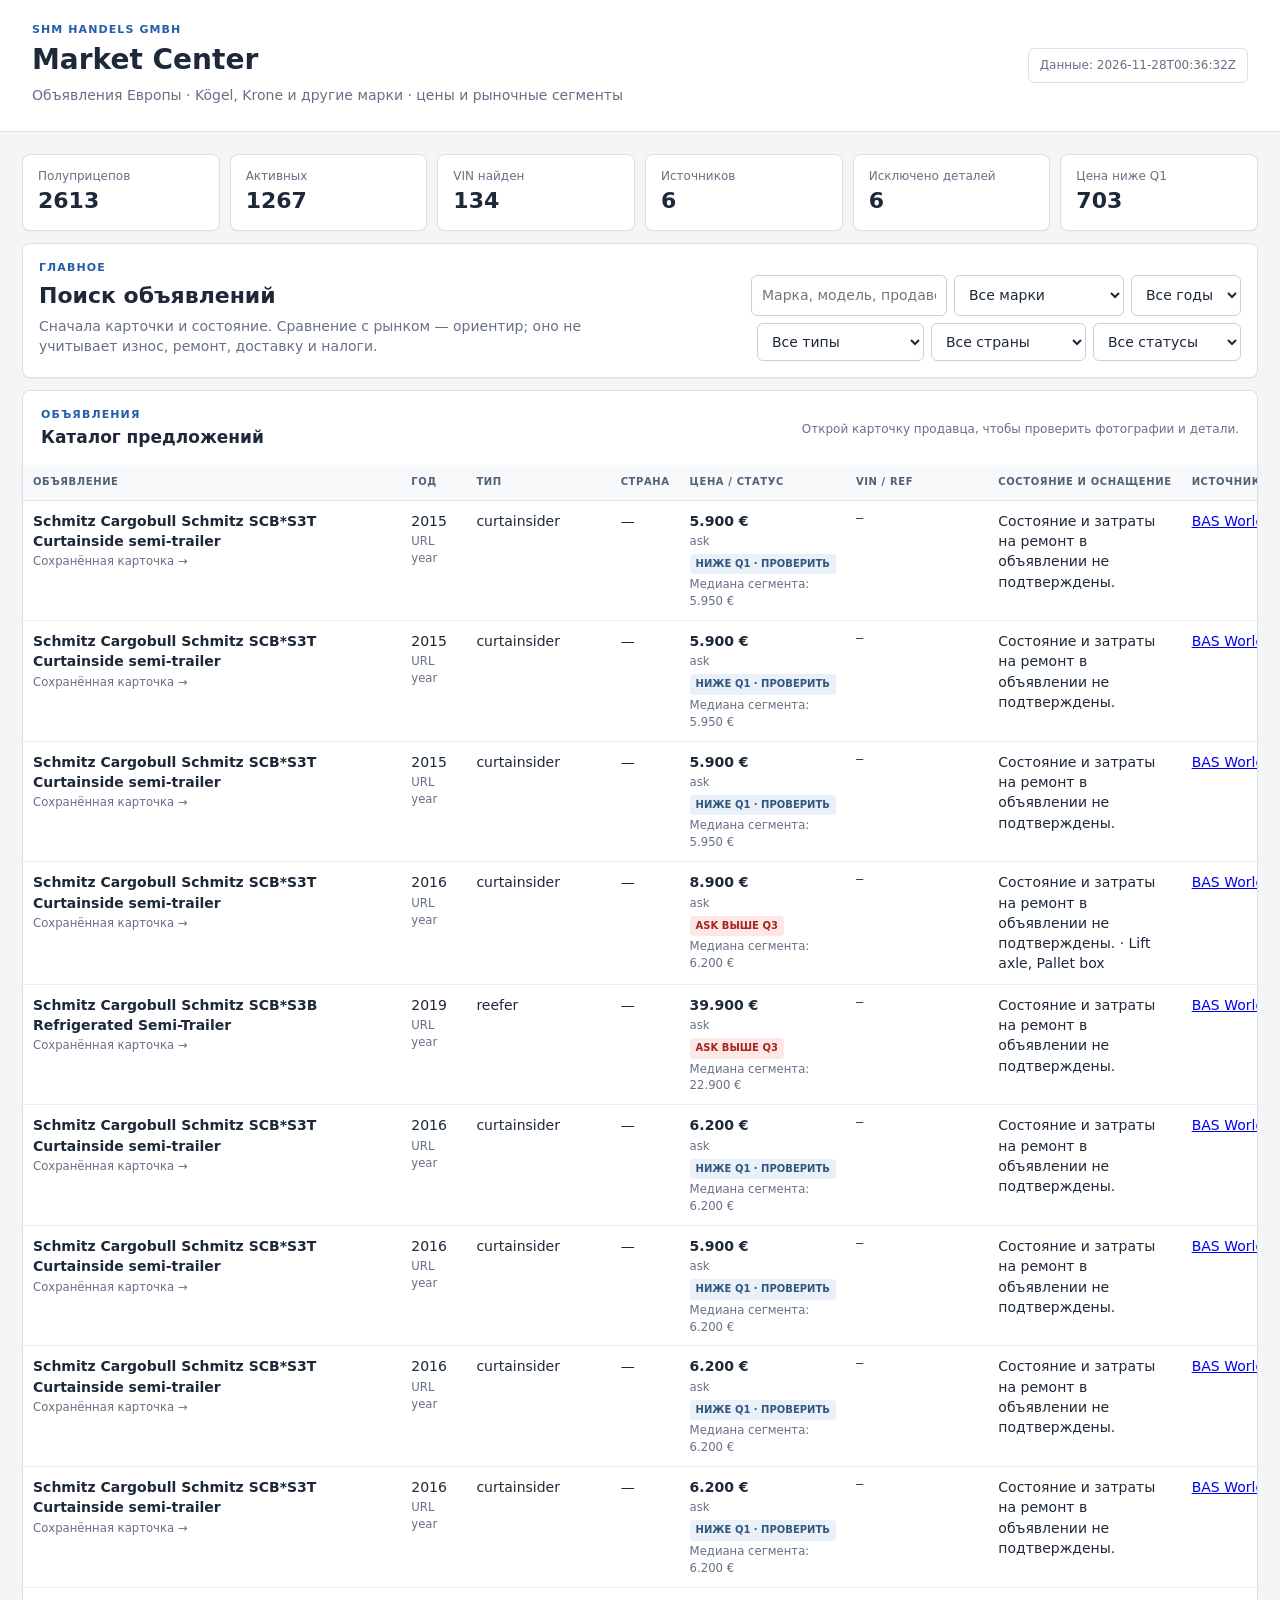
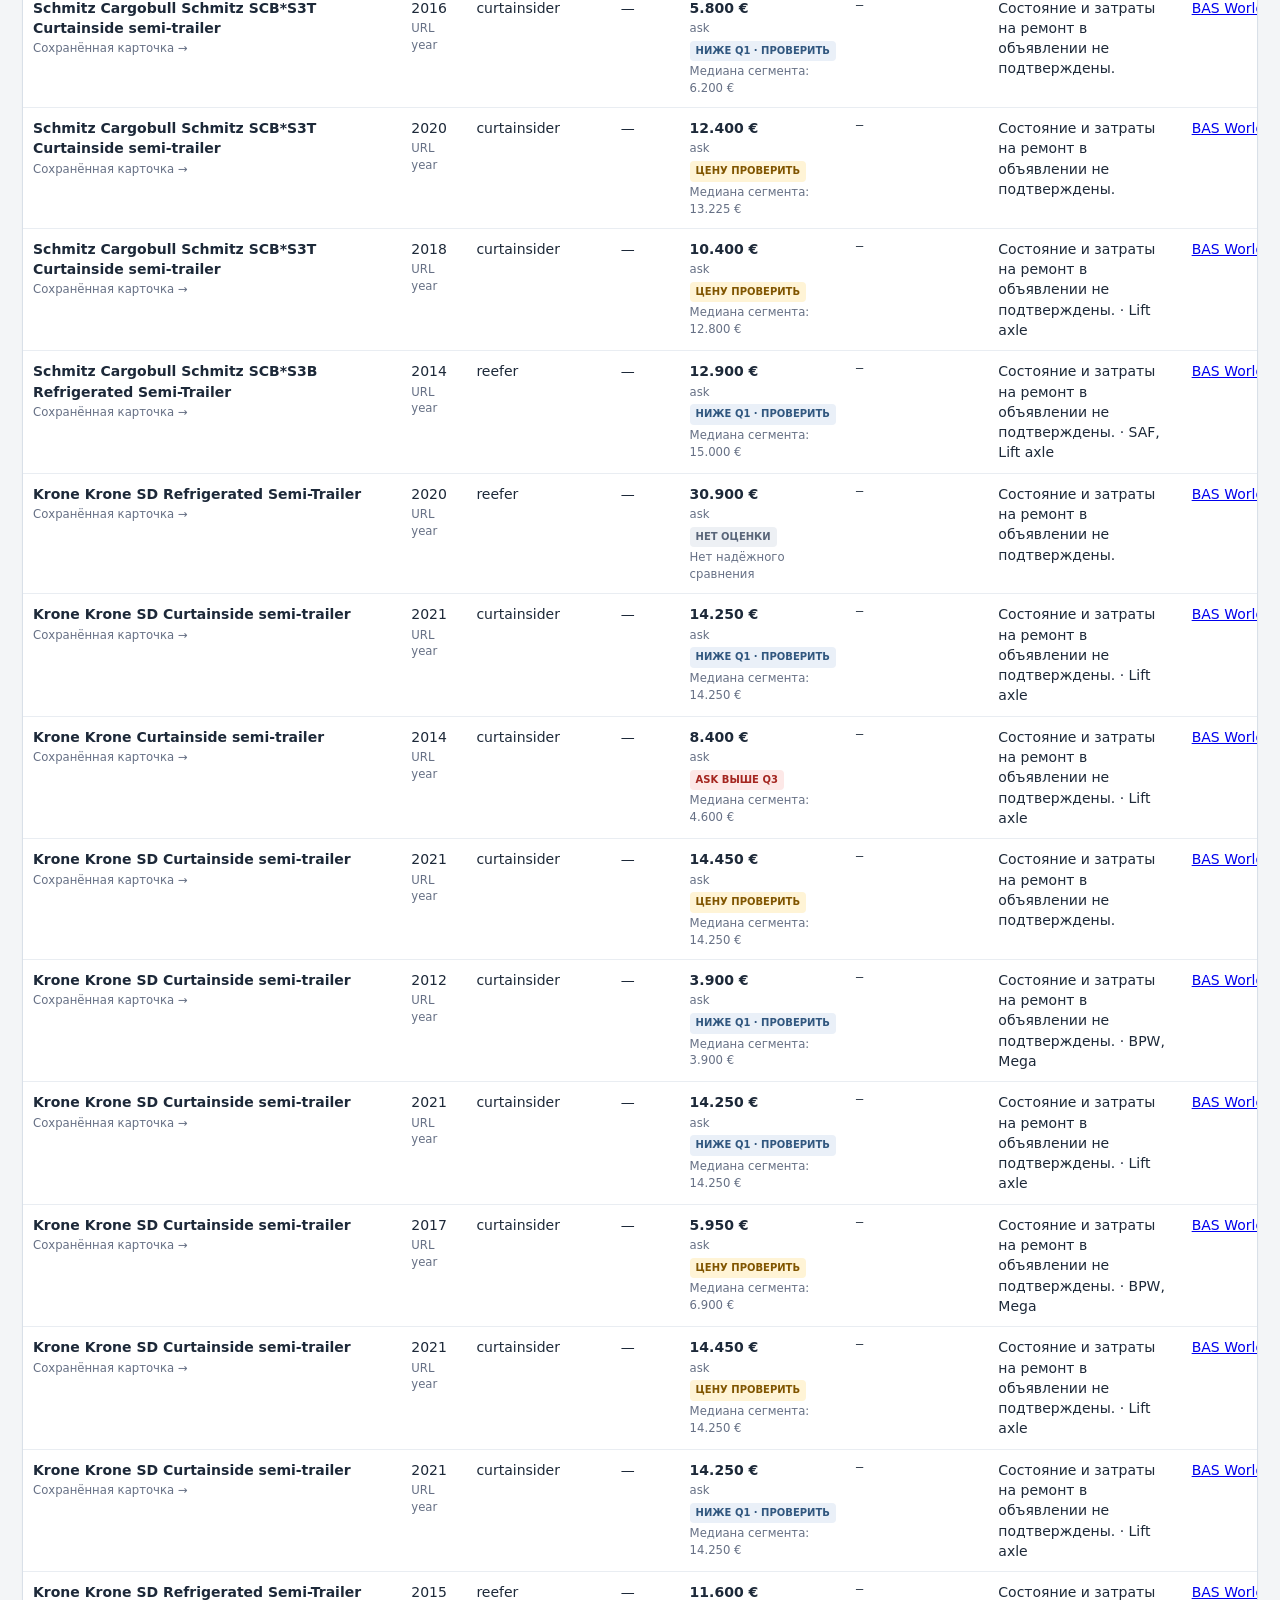
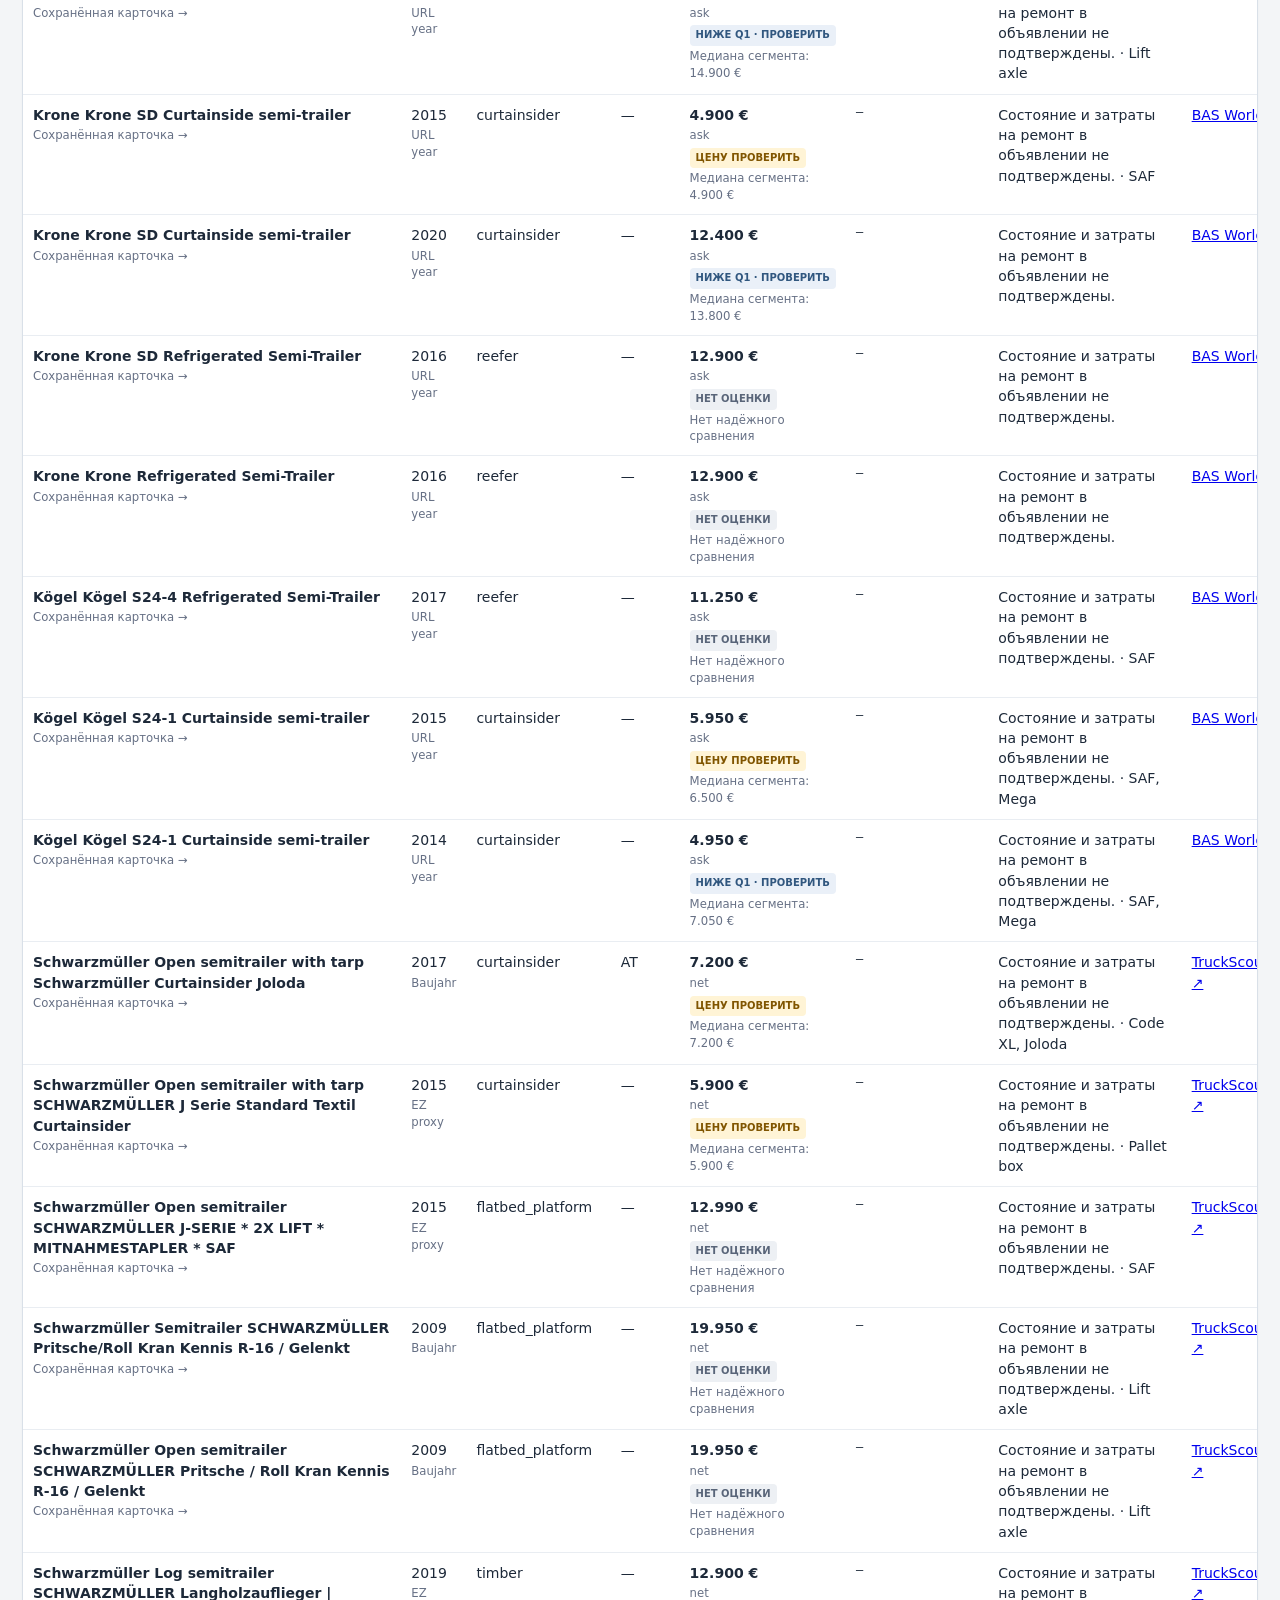
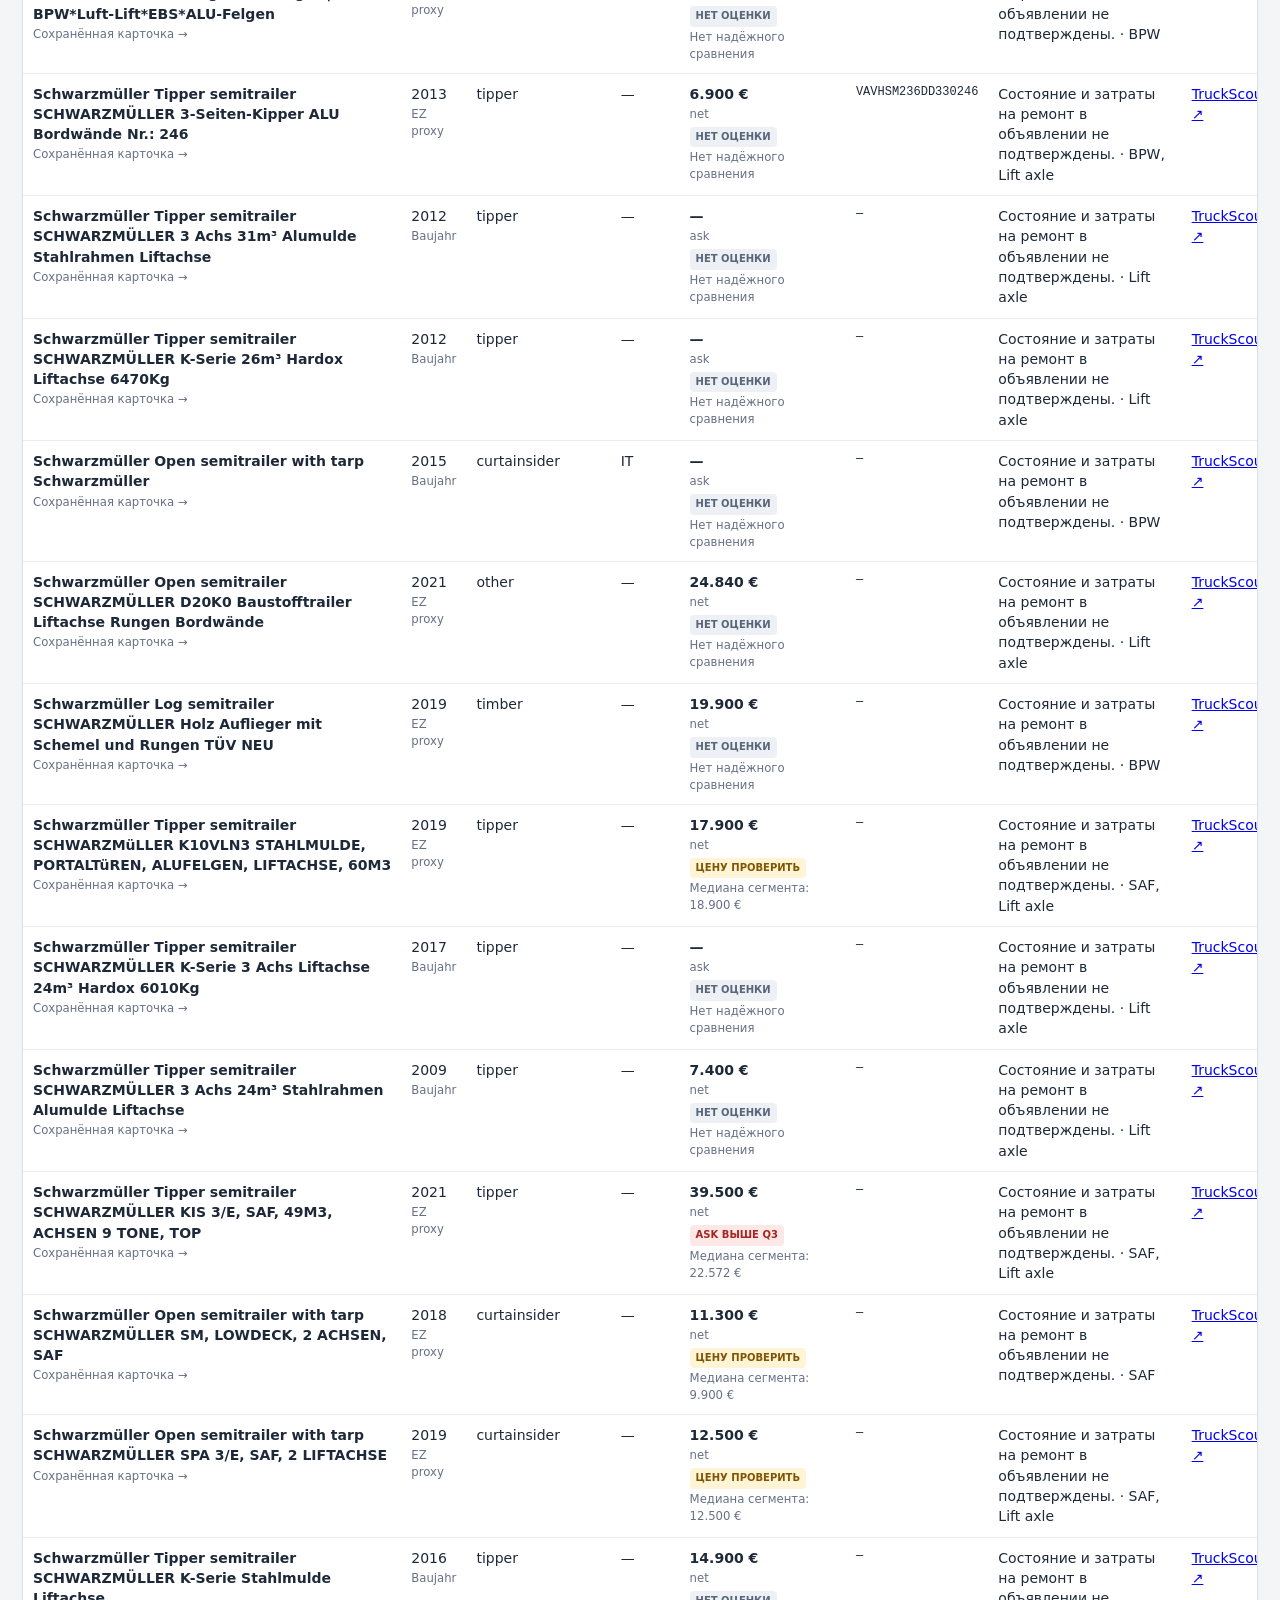
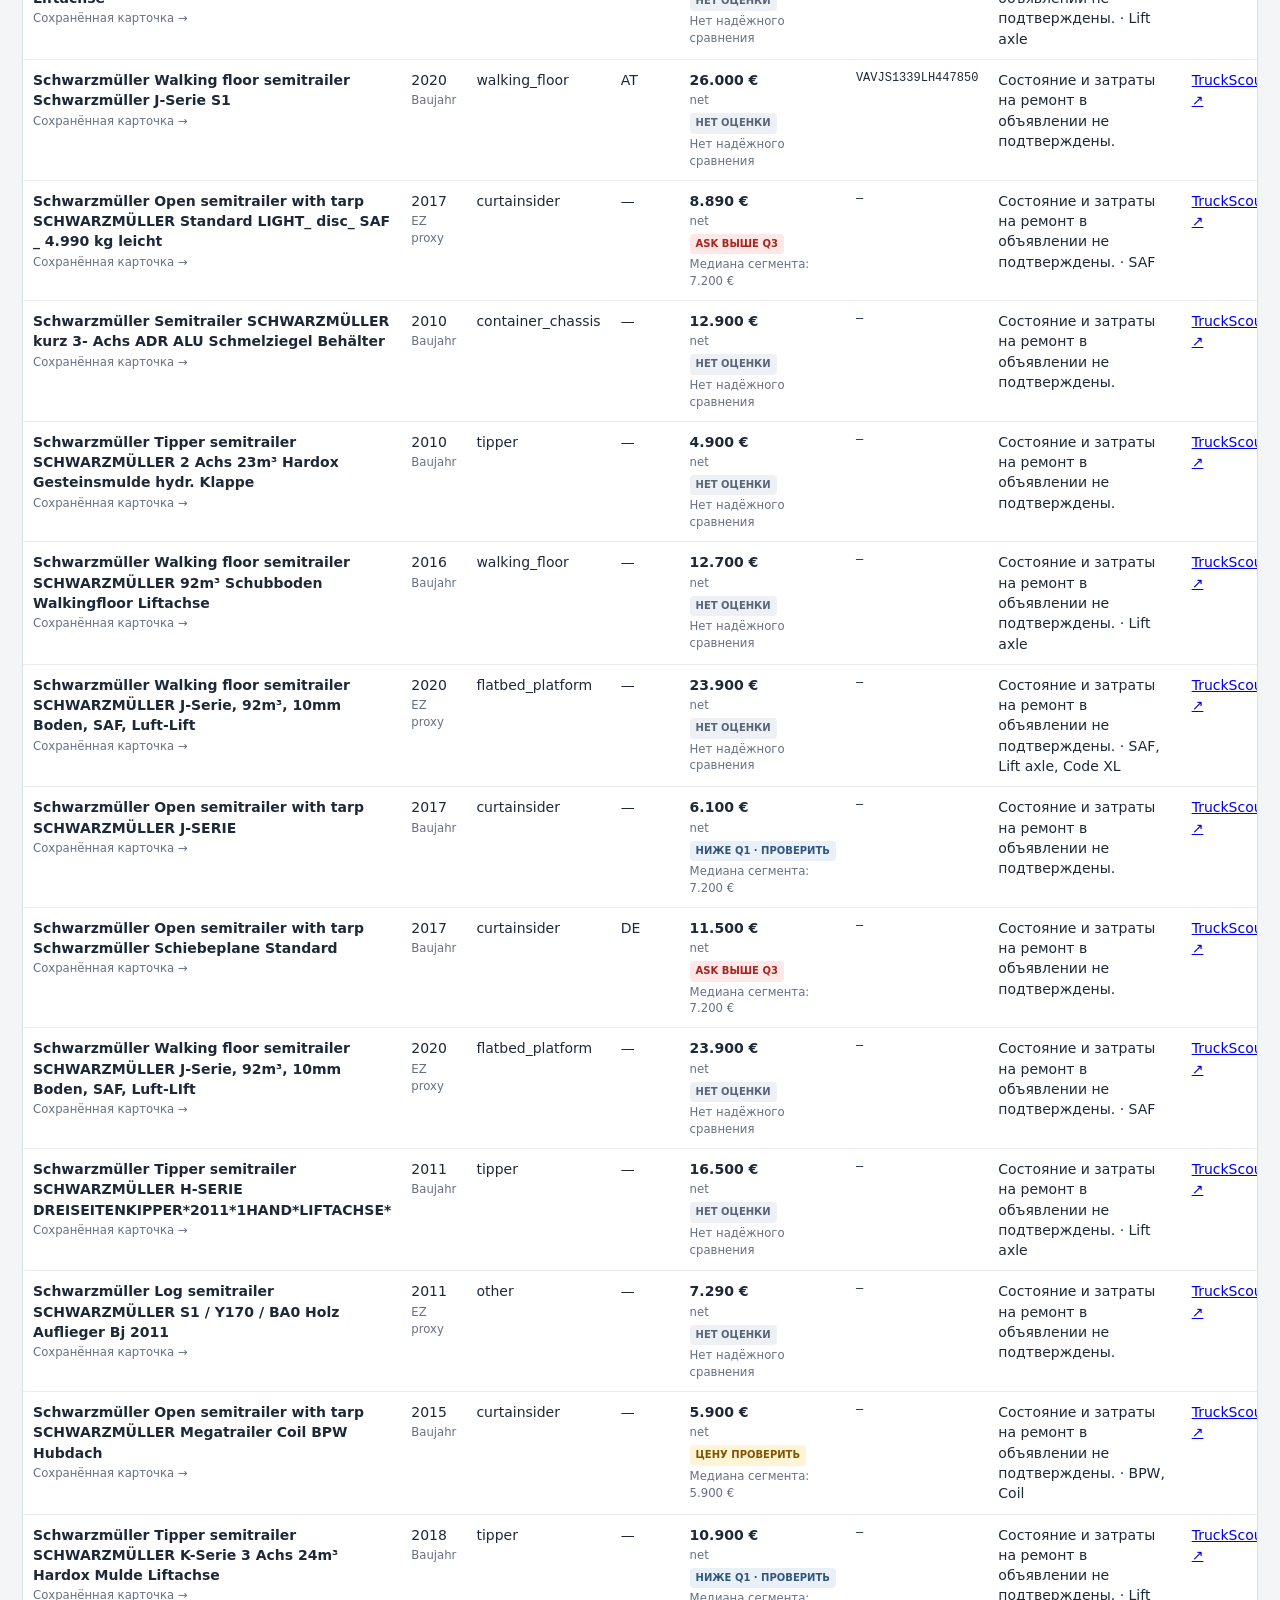
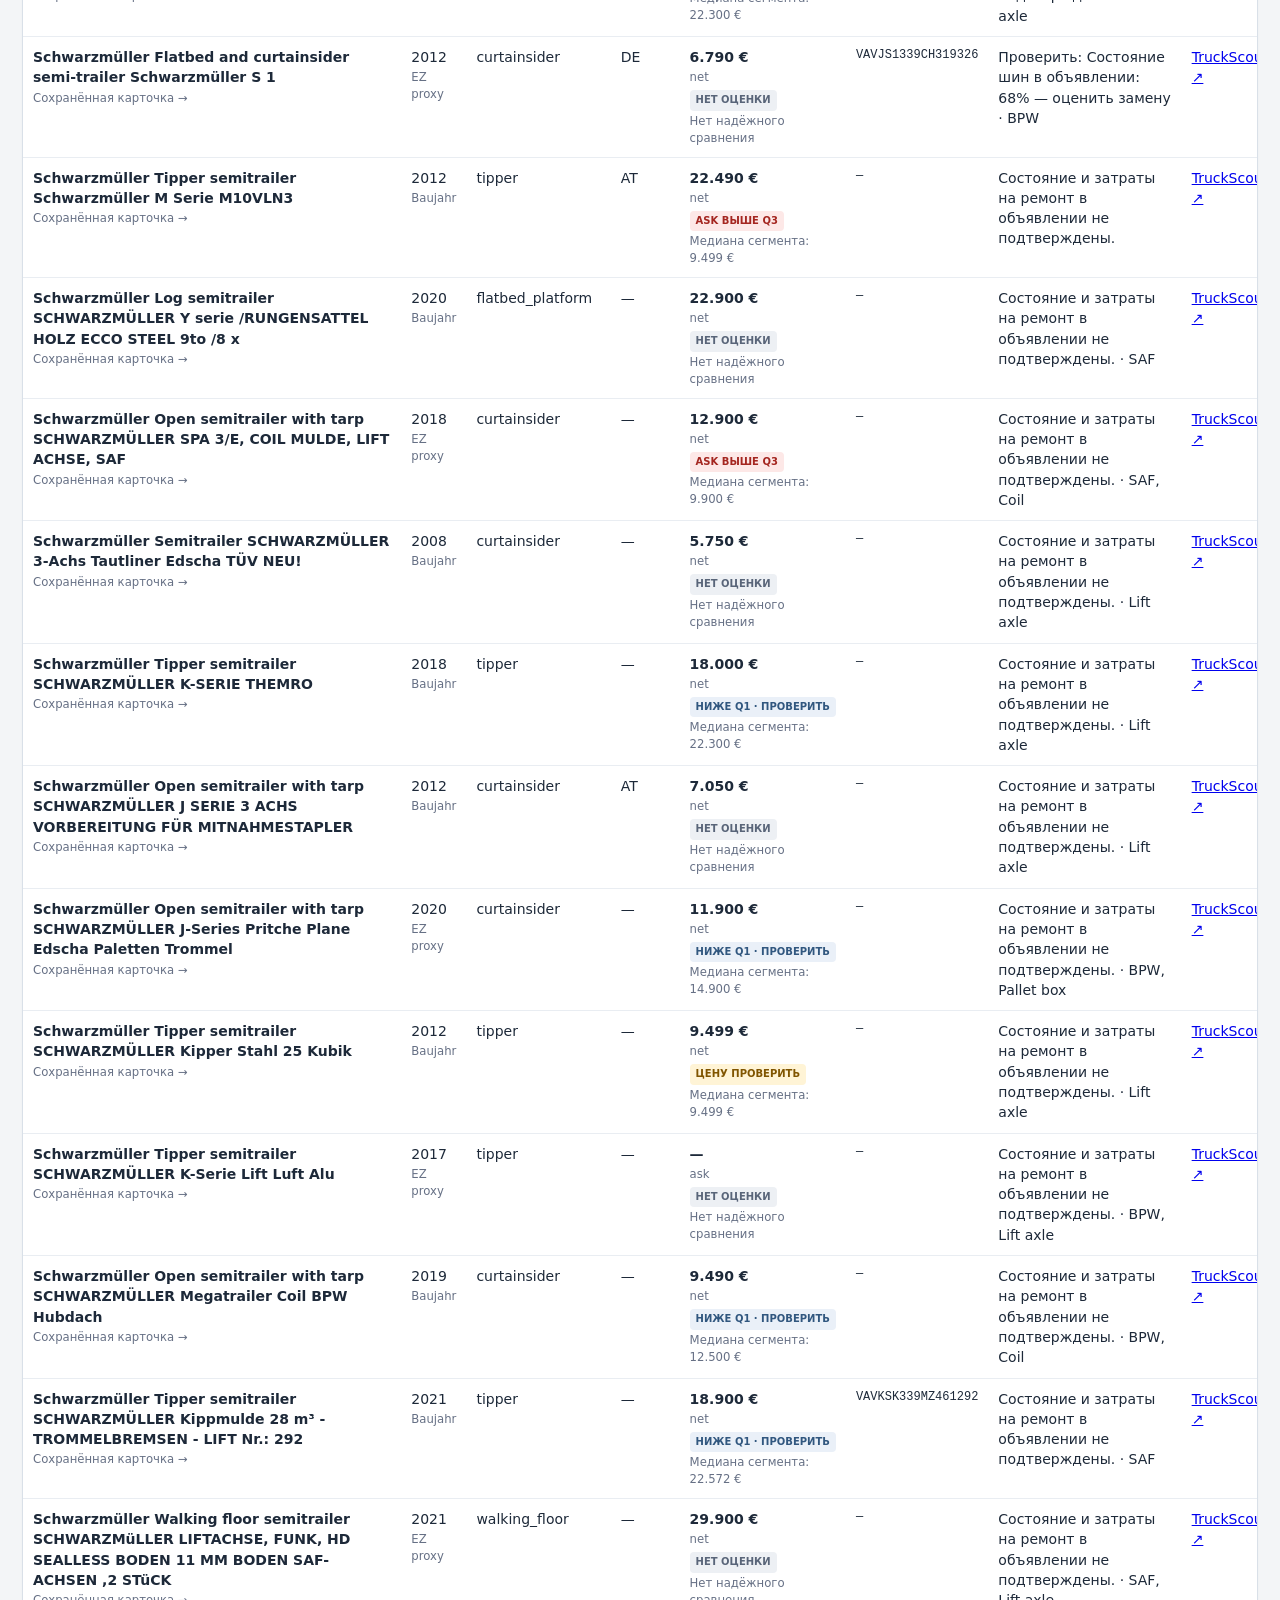
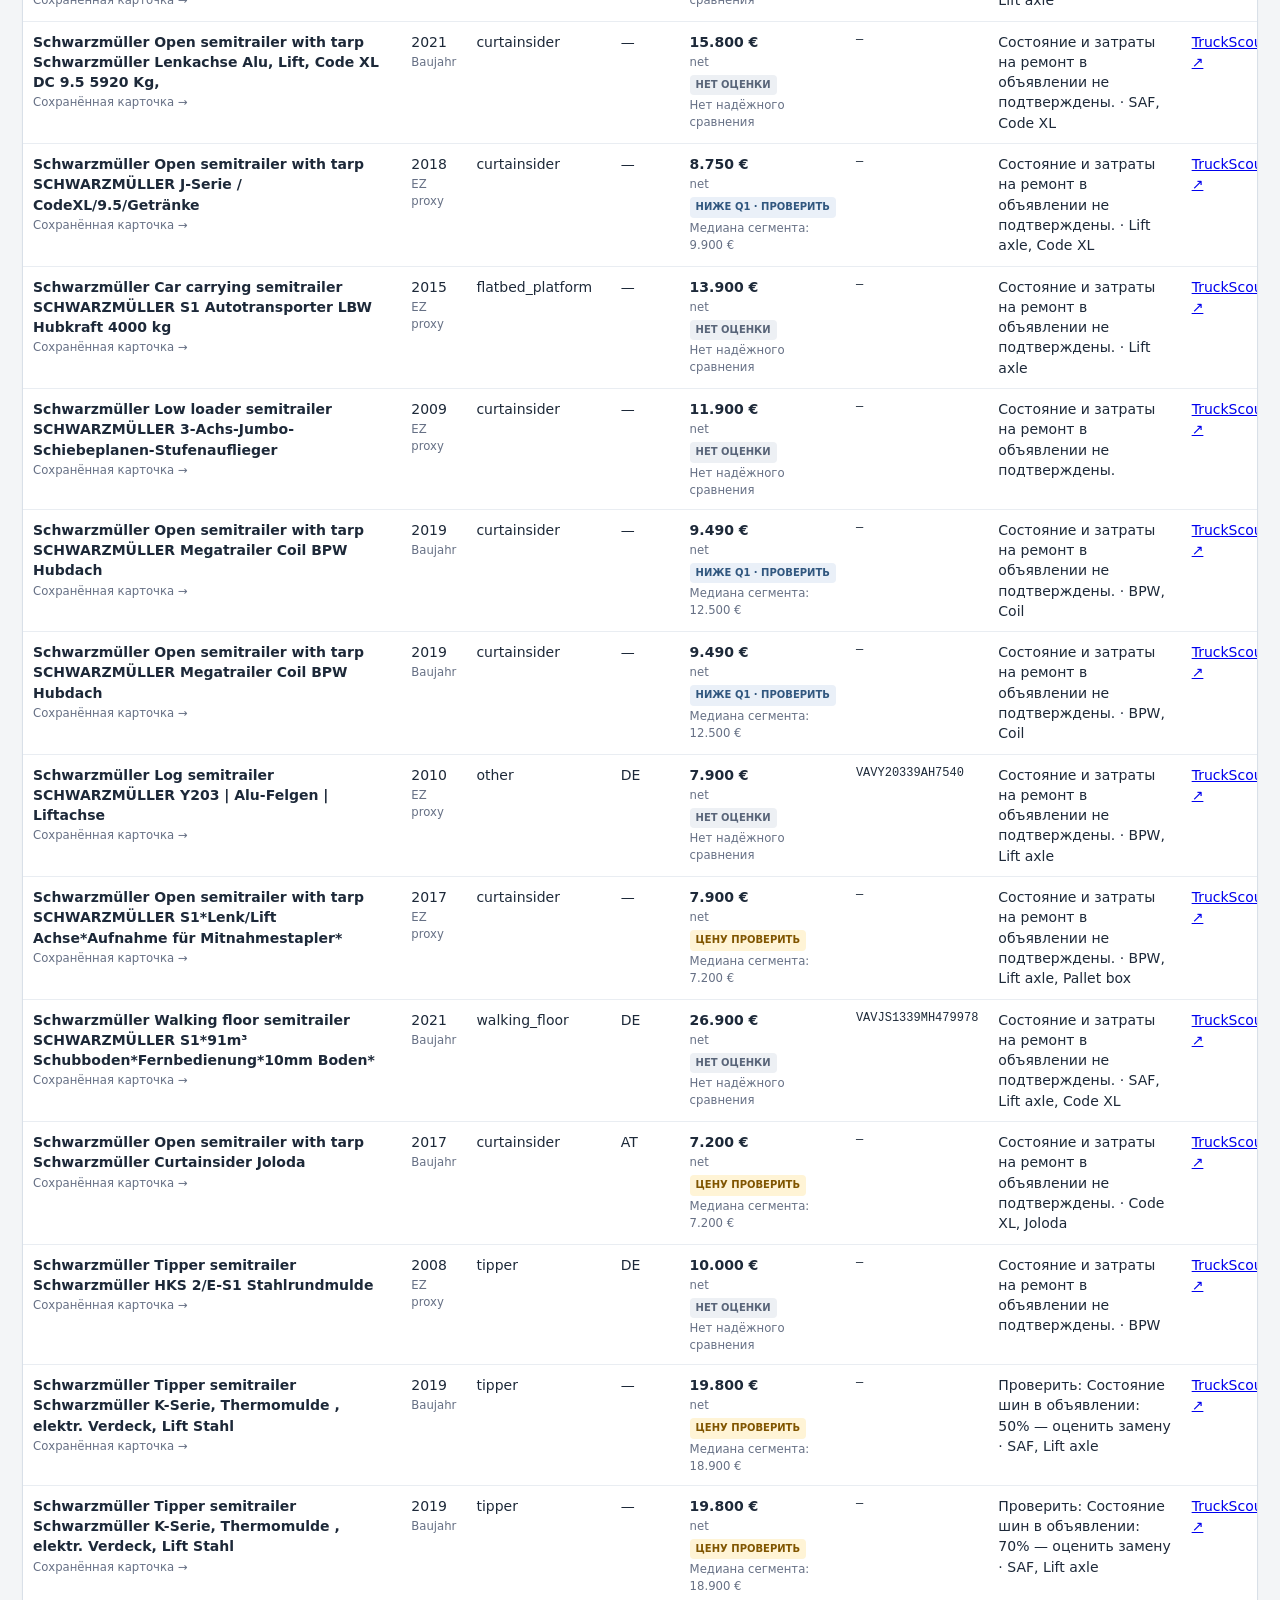
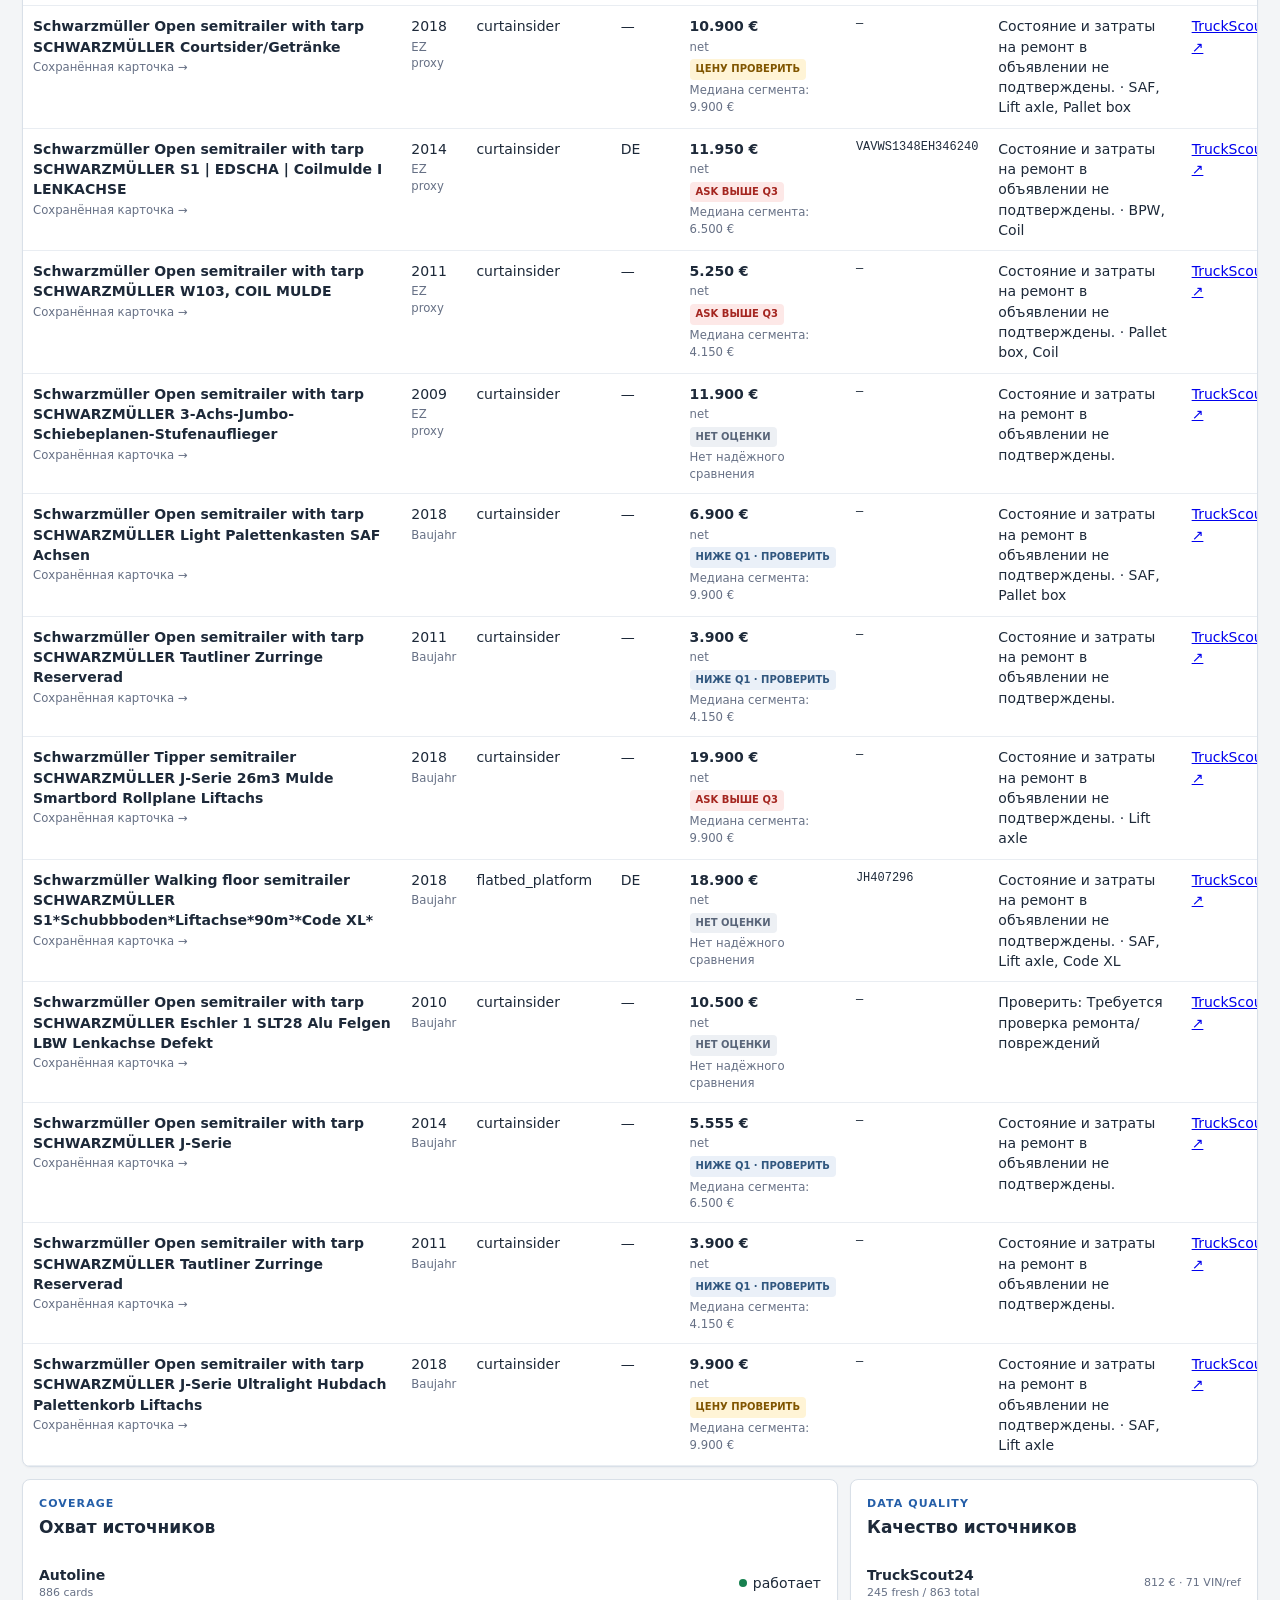
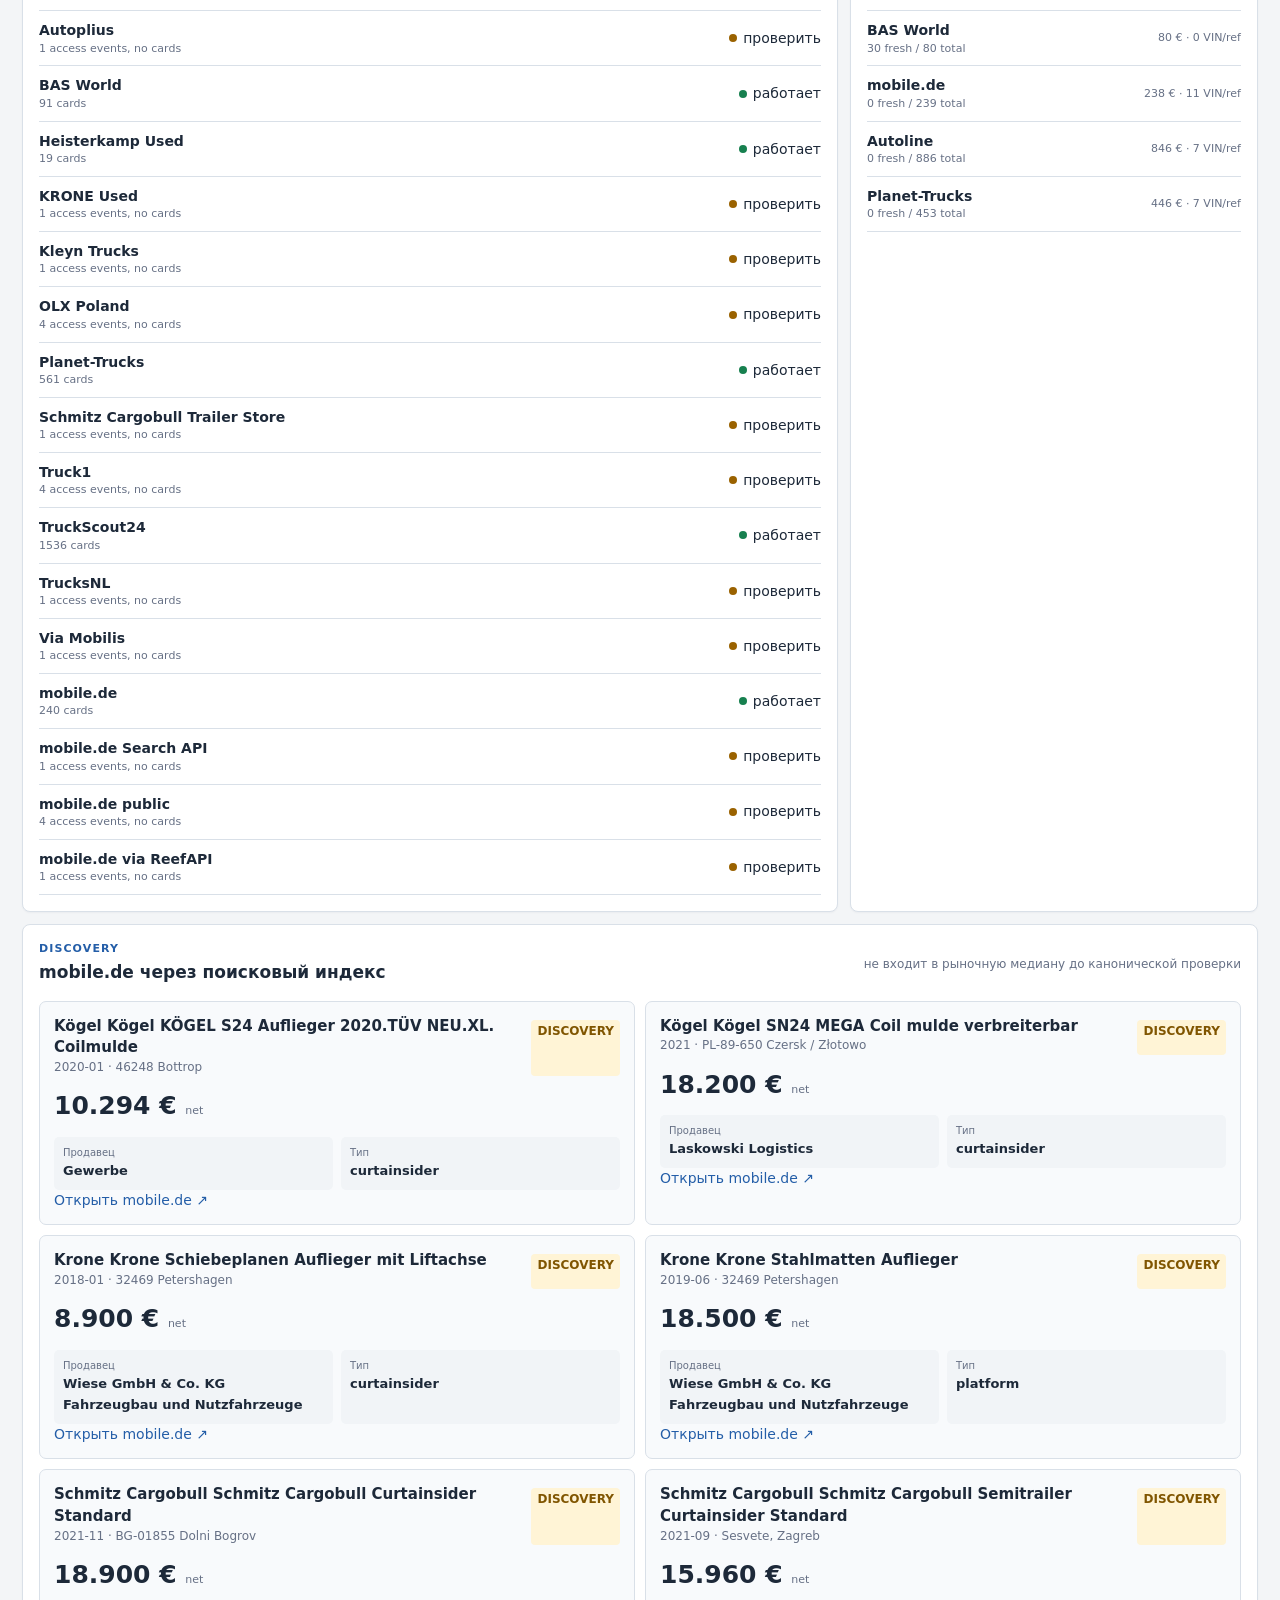
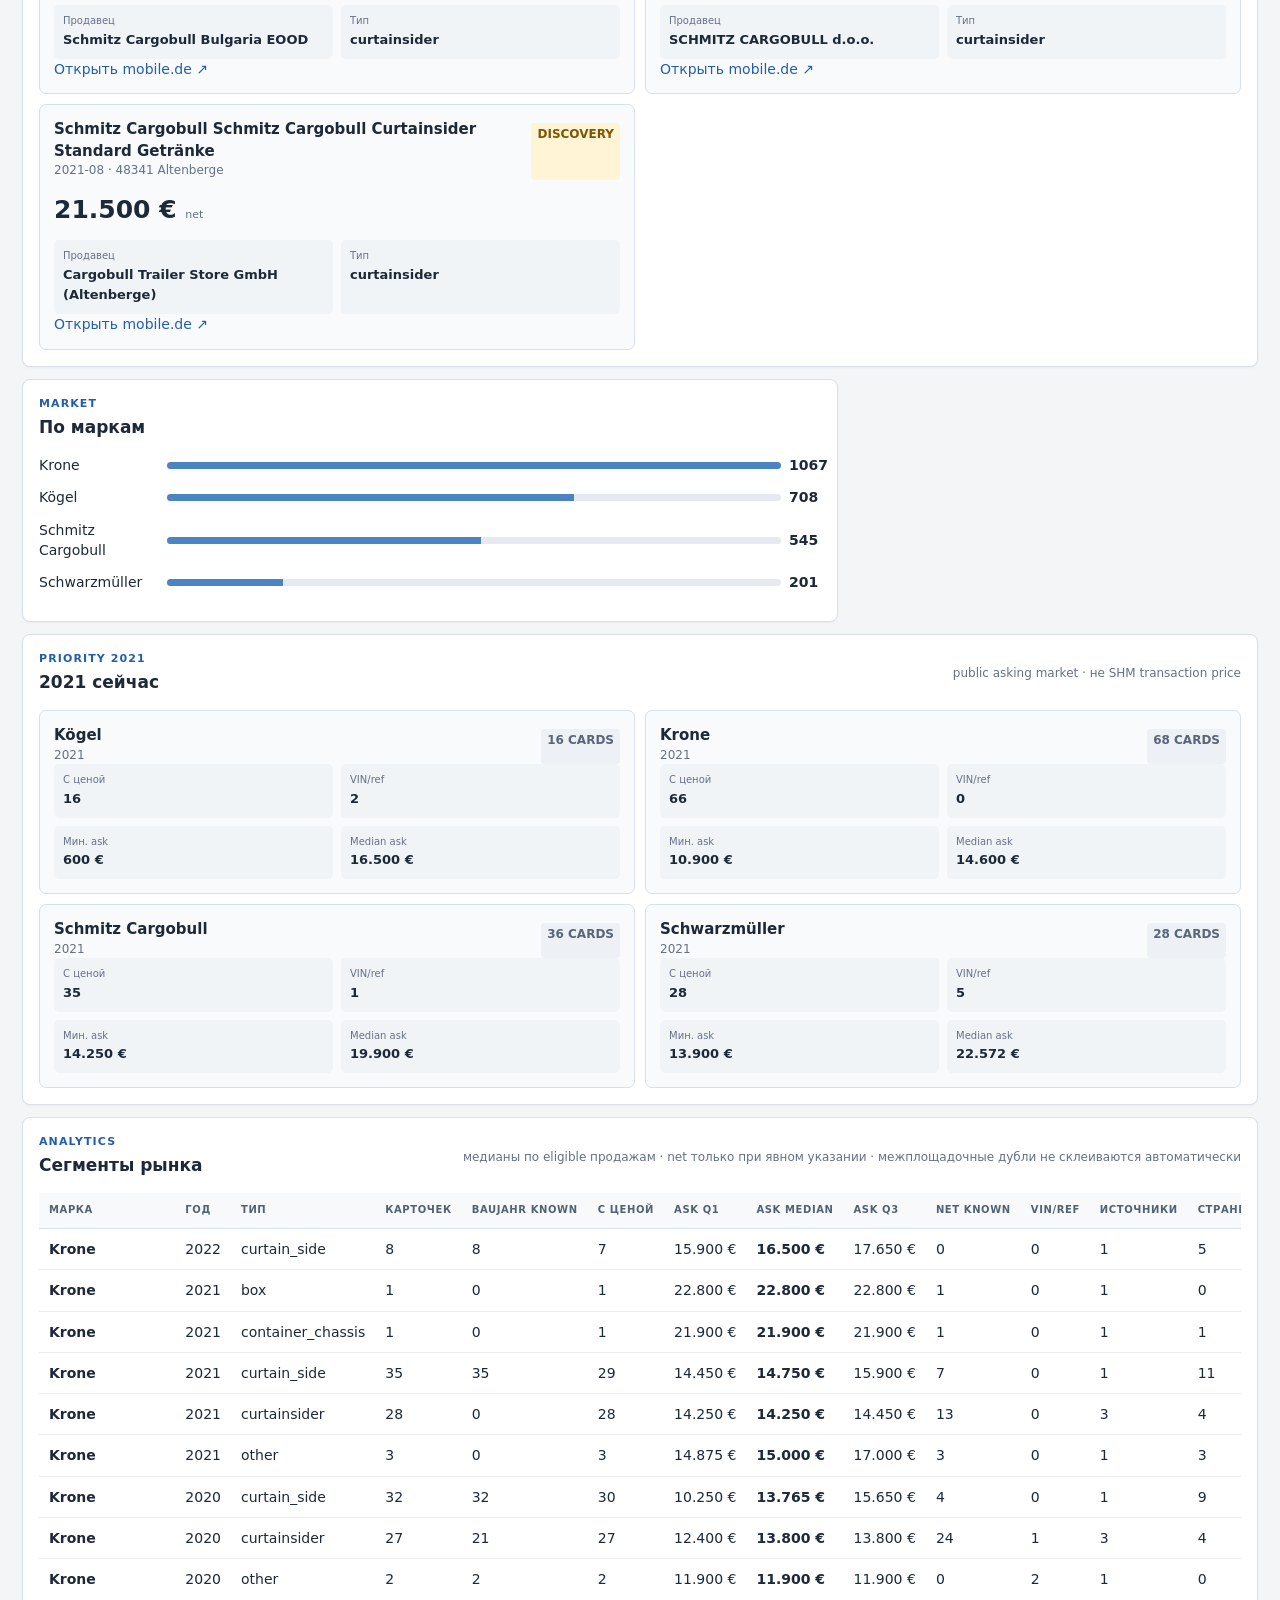
<file: docs/index.html>
<!doctype html>
<html lang="ru">
<head>
  <meta charset="utf-8">
  <meta name="viewport" content="width=device-width,initial-scale=1">
  <title>SHM Market Center</title>
  <link rel="stylesheet" href="market_center.css?v=20261102-catalog2">
</head>
<body>
  <header class="topbar">
    <div>
      <div class="eyebrow">SHM Handels GmbH</div>
      <h1>Market Center</h1>
      <p>Объявления Европы · Kögel, Krone и другие марки · цены и рыночные сегменты</p>
    </div>
    <div class="status" id="syncStatus">Загрузка…</div>
  </header>

  <main>
    <section class="kpis" id="kpis"></section>

    <section class="panel hero">
      <div>
        <div class="section-label">Главное</div>
        <h2>Поиск объявлений</h2>
        <p>Сначала карточки и состояние. Сравнение с рынком — ориентир; оно не учитывает износ, ремонт, доставку и налоги.</p>
      </div>
      <div class="filters">
        <input id="search" placeholder="Марка, модель, продавец, VIN…">
        <select id="brandFilter"><option value="">Все марки</option></select>
        <select id="yearFilter"><option value="">Все годы</option></select>
        <select id="bodyFilter"><option value="">Все типы</option></select>
        <select id="countryFilter"><option value="">Все страны</option></select>
        <select id="statusFilter">
          <option value="">Все статусы</option>
          <option value="interesting">Цена ниже Q1</option>
          <option value="check">Проверить</option>
          <option value="expensive">Дорого</option>
        </select>
      </div>
    </section>

    <section class="grid">
      <div class="panel span2 catalogue">
        <div class="panel-head">
          <div><div class="section-label">Объявления</div><h3>Каталог предложений</h3></div>
          <span class="muted">Открой карточку продавца, чтобы проверить фотографии и детали.</span>
        </div>
        <div class="table-wrap">
          <table>
            <thead><tr><th>Объявление</th><th>Год</th><th>Тип</th><th>Страна</th><th>Цена / статус</th><th>VIN / ref</th><th>Состояние и оснащение</th><th>Источник</th></tr></thead>
            <tbody id="listings"></tbody>
          </table>
        </div>
      </div>

      <div class="panel">
        <div class="panel-head"><div><div class="section-label">Coverage</div><h3>Охват источников</h3></div></div>
        <div id="coverage"></div>
      </div>

      <div class="panel">
        <div class="panel-head"><div><div class="section-label">Data quality</div><h3>Качество источников</h3></div></div>
        <div id="sourceQuality"></div>
      </div>

      <div class="panel span2">
        <div class="panel-head"><div><div class="section-label">Discovery</div><h3>mobile.de через поисковый индекс</h3></div><span class="muted">не входит в рыночную медиану до канонической проверки</span></div>
        <div id="mobileDiscovery" class="cards"></div>
      </div>

      <div class="panel">
        <div class="panel-head"><div><div class="section-label">Market</div><h3>По маркам</h3></div></div>
        <div id="brands"></div>
      </div>

      <div class="panel span2">
        <div class="panel-head"><div><div class="section-label">Priority 2021</div><h3>2021 сейчас</h3></div><span class="muted">public asking market · не SHM transaction price</span></div>
        <div id="snapshot2021" class="cards"></div>
      </div>

      <div class="panel span2">
        <div class="panel-head"><div><div class="section-label">Analytics</div><h3>Сегменты рынка</h3></div><span class="muted">медианы по eligible продажам · net только при явном указании · межплощадочные дубли не склеиваются автоматически</span></div>
        <div class="table-wrap">
          <table>
            <thead><tr><th>Марка</th><th>Год</th><th>Тип</th><th>Карточек</th><th>Baujahr known</th><th>С ценой</th><th>Ask Q1</th><th>Ask median</th><th>Ask Q3</th><th>Net known</th><th>VIN/ref</th><th>Источники</th><th>Страны</th></tr></thead>
            <tbody id="segments"></tbody>
          </table>
        </div>
      </div>


    </section>
  </main>

<script>
const euro=v=>v==null?'—':new Intl.NumberFormat('de-DE',{style:'currency',currency:'EUR',maximumFractionDigits:0}).format(v);
const esc=s=>String(s??'').replace(/[&<>"']/g,m=>({'&':'&amp;','<':'&lt;','>':'&gt;','"':'&quot;',"'":'&#39;'}[m]));
let data={listings:[],coverage:[],benchmarks:[]};

function yearBasisLabel(x){
  const b=x.year_basis||'unknown';
  const map={construction_year:'Baujahr',source_url_year:'URL year',source_filter_year:'filter year',first_registration_proxy:'EZ proxy',unknown:'year ?'};
  return map[b]||b;
}
function badge(status){
  const labels={interesting:'НИЖЕ Q1 · ПРОВЕРИТЬ',check:'ЦЕНУ ПРОВЕРИТЬ',expensive:'ASK ВЫШЕ Q3',excluded:'ИСКЛЮЧЕНО ИЗ ЗАКУПКИ',unknown:'НЕТ ОЦЕНКИ'};
  return '<span class="badge '+esc(status||'unknown')+'">'+(labels[status]||labels.unknown)+'</span>';
}
function conditionSummary(x){
  const flags=Array.isArray(x.condition_flags)?x.condition_flags:[];
  return flags.length?'Проверить: '+flags.join(' · '):'Состояние и затраты на ремонт в объявлении не подтверждены.';
}
function confidence(x){
  const m=marketContext(x);
  let score=0;
  if((m.n||0)>=10) score+=2; else if((m.n||0)>=5) score+=1;
  if((m.sources||0)>=2) score+=1;
  if((m.countries||0)>=2) score+=1;
  if(x.construction_year!=null) score+=2; else if(x.year_basis) score+=1;
  if(x.tax_basis) score+=1;
  if(x.vin||x.vin_ref) score+=1;
  if((x.features||[]).length>=2) score+=1;
  if(score>=6 && (m.sources||0)>=2) return {label:'HIGH',cls:'interesting'};
  if(score>=3) return {label:'MEDIUM',cls:'check'};
  return {label:'LOW',cls:'unknown'};
}
function marketContext(x){
  if(x.purchase_eligible===false || x.analytics_eligible===false || ['low','rejected'].includes(String(x.price_confidence||'').toLowerCase()) || ['rent','rental','auction'].includes(String(x.listing_type||'').toLowerCase())) return {status:'unknown',median:null,q1:null,diff:null,n:0,sources:0,countries:0};
  const seg=(data.segments||[]).find(s=>s.brand===x.brand && String(s.year)===String(x.year) && (s.body_type||'other')===(x.body_type||'other'));
  const ask=x.price_original;
  if(!seg || !ask || x.currency!=='EUR' || !seg.median_ask_eur || (seg.priced||0)<5) return {status:'unknown',median:null,q1:null,diff:null,n:seg?.priced||0,sources:seg?.sources||0,countries:seg?.countries||0};
  const diff=(ask/seg.median_ask_eur-1)*100;
  let status='check';
  if(seg.q1_ask_eur!=null && ask<=seg.q1_ask_eur) status='interesting';
  else if(diff>=15) status='expensive';
  return {status,median:seg.median_ask_eur,q1:seg.q1_ask_eur,diff,n:seg.priced,sources:seg.sources||0,countries:seg.countries||0};
}
function render(){
  const allListings=data.listings||[];
  const L=allListings.filter(x=>(x.asset_type||'unknown_asset')==='semi_trailer' && (typeof x.asset_evidence_score!=='number' || x.asset_evidence_score>=4));
  const brands=[...new Set(L.map(x=>x.brand).filter(Boolean))].sort();
  const years=[...new Set(L.map(x=>x.year).filter(Boolean))].sort((a,b)=>b-a);
  const countries=[...new Set(L.map(x=>x.country).filter(Boolean))].sort();
  const bodies=[...new Set(L.map(x=>x.body_type).filter(Boolean))].sort();
  const fill=(id,arr)=>{const e=document.getElementById(id); const old=e.value; e.innerHTML=e.options[0].outerHTML+arr.map(x=>'<option>'+esc(x)+'</option>').join(''); e.value=old;};
  fill('brandFilter',brands); fill('yearFilter',years); fill('bodyFilter',bodies); fill('countryFilter',countries);

  document.getElementById('kpis').innerHTML=[
    ['Полуприцепов',data.stats?.semitrailers??L.filter(x=>x.asset_type!=='swap_body'&&x.asset_type!=='trailer').length],
    ['Активных',data.stats?.active??'—'],
    ['VIN найден',data.stats?.vin_found??L.filter(x=>x.vin).length],
    ['Источников',data.stats?.sources??new Set(L.map(x=>x.source)).size],
    ['Исключено деталей',data.stats?.parts_components??0],
    ['Цена ниже Q1',L.filter(x=>marketContext(x).status==='interesting').length]
  ].map(([a,b])=>'<div class="kpi"><span>'+a+'</span><strong>'+b+'</strong></div>').join('');

  const bf=document.getElementById('brandFilter').value, yf=document.getElementById('yearFilter').value, tf=document.getElementById('bodyFilter').value, cf=document.getElementById('countryFilter').value, sf=document.getElementById('statusFilter').value, q=document.getElementById('search').value.toLowerCase();
  const enriched=L.map(x=>({...x,_market:marketContext(x)}));
  const F=enriched.filter(x=>(!bf||x.brand===bf)&&(!yf||String(x.year)===yf)&&(!tf||x.body_type===tf)&&(!cf||x.country===cf)&&(!sf||x._market.status===sf)&&(!q||JSON.stringify(x).toLowerCase().includes(q))).sort((a,b)=>(Date.parse(b.last_seen_at||b.observed_at||'')||0)-(Date.parse(a.last_seen_at||a.observed_at||'')||0));

  document.getElementById('coverage').innerHTML=(data.coverage||[]).map(x=>`<div class="coverage-row"><div><b>${esc(x.source)}</b><span>${esc(x.note||'')}</span></div><div class="right"><span class="dot ${esc(x.state||'unknown')}"></span>${esc(x.state_label||x.state||'')}</div></div>`).join('');

  const sq={};
  L.forEach(x=>{
    const s=x.source||'unknown';
    sq[s]??={n:0,fresh:0,price:0,vin:0};
    sq[s].n++;
    if(x.seen_this_run) sq[s].fresh++;
    if(typeof x.price_original==='number') sq[s].price++;
    if(x.vin||x.vin_ref) sq[s].vin++;
  });
  document.getElementById('sourceQuality').innerHTML=Object.entries(sq)
    .sort((a,b)=>b[1].fresh-a[1].fresh)
    .map(([s,x])=>`<div class="coverage-row"><div><b>${esc(s)}</b><span>${x.fresh} fresh / ${x.n} total</span></div><div class="right"><span>${x.price} € · ${x.vin} VIN/ref</span></div></div>`).join('');

  const md=data.discovery?.mobile_de;
  const mdRows=(md?.pages||[]).flatMap(p=>(p.observations||[]).map(x=>({...x,brand:p.brand,source_page:p.source_page})));
  document.getElementById('mobileDiscovery').innerHTML=mdRows.map(x=>`
    <article class="deal-card">
      <div class="deal-top"><div><b>${esc(x.brand)} ${esc(x.title||'')}</b><span>${esc(x.first_registration||'EZ ?')} · ${esc(x.location||'')}</span></div><span class="badge check">DISCOVERY</span></div>
      <div class="deal-price">${euro(x.price_eur)} <small>${esc(x.tax_basis||'ask')}</small></div>
      <div class="deal-grid"><div><span>Продавец</span><b>${esc(x.seller||'—')}</b></div><div><span>Тип</span><b>${esc(x.body_type||'other')}</b></div></div>
      <a target="_blank" rel="noopener" href="${esc(x.source_page)}">Открыть mobile.de ↗</a>
    </article>`).join('') || '<div class="empty">mobile.de discovery пока пуст.</div>';

  const bc={}; L.forEach(x=>bc[x.brand]=(bc[x.brand]||0)+1);
  document.getElementById('brands').innerHTML=Object.entries(bc).sort((a,b)=>b[1]-a[1]).map(([b,n])=>`<div class="bar-row"><span>${esc(b)}</span><div class="bar"><i style="width:${Math.min(100,n/Math.max(...Object.values(bc))*100)}%"></i></div><b>${n}</b></div>`).join('');

  const y2021=L.filter(x=>String(x.year)==='2021' && (x.asset_type||'semi_trailer')==='semi_trailer');
  const by2021={};
  y2021.forEach(x=>(by2021[x.brand]??=[]).push(x));
  document.getElementById('snapshot2021').innerHTML=['Kögel','Krone','Schmitz Cargobull','Schwarzmüller'].map(b=>{
    const a=by2021[b]||[];
    const ps=a.map(x=>x.price_original).filter(x=>typeof x==='number').sort((x,y)=>x-y);
    const med=ps.length?ps[Math.floor((ps.length-1)/2)]:null;
    const vins=a.filter(x=>x.vin||x.vin_ref).length;
    return `<article class="deal-card"><div class="deal-top"><div><b>${esc(b)}</b><span>2021</span></div><span class="badge unknown">${a.length} CARDS</span></div><div class="deal-grid"><div><span>С ценой</span><b>${ps.length}</b></div><div><span>VIN/ref</span><b>${vins}</b></div><div><span>Мин. ask</span><b>${euro(ps[0]??null)}</b></div><div><span>Median ask</span><b>${euro(med)}</b></div></div></article>`;
  }).join('');

  document.getElementById('segments').innerHTML=(data.segments||[]).map(x=>`<tr>
    <td><b>${esc(x.brand)}</b></td><td>${esc(x.year)}</td><td>${esc(x.body_type||'other')}</td><td>${x.cards}</td><td>${x.construction_year_known||0}</td><td>${x.priced}</td>
    <td>${euro(x.q1_ask_eur)}</td><td><b>${euro(x.median_ask_eur)}</b></td><td>${euro(x.q3_ask_eur)}</td>
    <td>${x.net_priced||0}</td><td>${x.vin_found}</td><td>${x.sources}</td><td>${x.countries}</td>
  </tr>`).join('');

  document.getElementById('listings').innerHTML=F.slice(0,100).map(x=>{const archiveLink='listing.html?source='+encodeURIComponent(x.source||'')+'&url='+encodeURIComponent(x.url||'');return `<tr>
    <td><a class="listing-title" href="${archiveLink}"><b>${esc(x.brand)} ${esc(x.model||'')}</b><small>${esc(x.seller||'Сохранённая карточка →')}</small></a></td><td>${esc(x.year||'—')}<small>${esc(yearBasisLabel(x))}</small></td><td>${esc(x.body_type||'other')}</td><td>${esc(x.country||'—')}</td><td><b>${euro(x.price_original)}</b><small>${esc(x.tax_basis&&x.tax_basis!=='unknown'?x.tax_basis:'ask')}</small>${badge(x._market.status)}<small>${x._market.median!=null?'Медиана сегмента: '+euro(x._market.median):'Нет надёжного сравнения'}</small></td><td class="mono">${esc(x.vin||x.vin_ref||'—')}</td><td>${esc(conditionSummary(x)+((x.features||[]).length?' · '+x.features.slice(0,4).join(', '):''))}</td><td>${x.url?'<a target="_blank" rel="noopener" href="'+esc(x.url)+'">'+esc(x.source||'Источник')+' ↗</a>':esc(x.source||'—')}</td>
  </tr>`}).join('') || '<tr><td colspan="8" class="empty">По текущим фильтрам объявлений нет.</td></tr>';

  document.getElementById('syncStatus').textContent='Данные: '+(data.updated_at||'нет отметки');
}
['brandFilter','yearFilter','bodyFilter','countryFilter','statusFilter','search'].forEach(id=>document.getElementById(id).addEventListener(id==='search'?'input':'change',render));
fetch('latest_market.json?ts='+Date.now(),{cache:'no-store'}).then(r=>r.json()).then(x=>{data=x;render()}).catch(()=>{document.getElementById('syncStatus').textContent='Ошибка загрузки данных'});
</script>
</body>
</html>
</file>
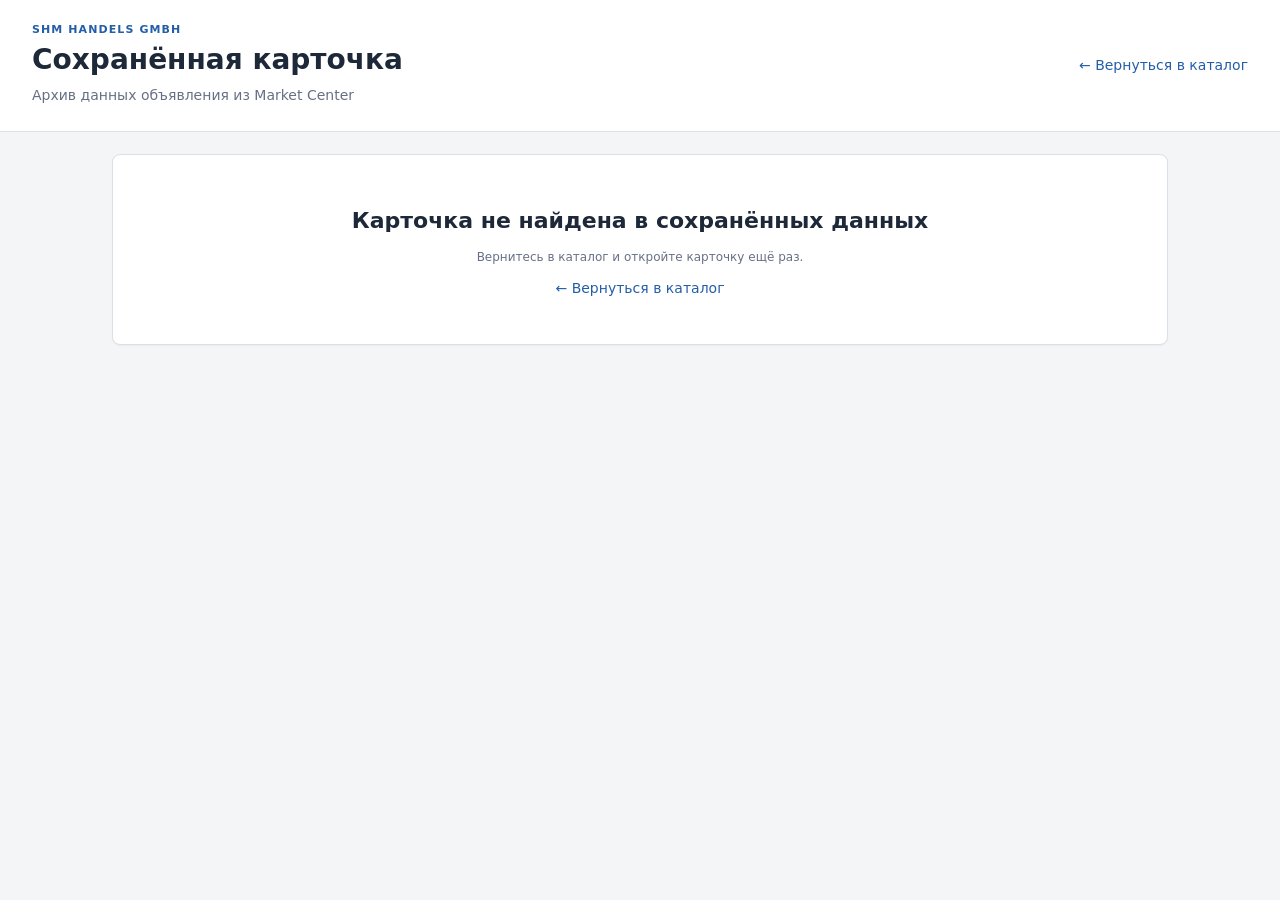
<file: docs/listing.html>
<!doctype html>
<html lang="ru">
<head>
  <meta charset="utf-8">
  <meta name="viewport" content="width=device-width,initial-scale=1">
  <title>Сохранённая карточка · SHM Market Center</title>
  <link rel="stylesheet" href="market_center.css?v=20261102-catalog2">
  <style>
    .archive-main{max-width:1100px}
    .archive-actions{display:flex;gap:10px;flex-wrap:wrap}
    .archive-actions a,.back-link{color:var(--accent);text-decoration:none}
    .archive-grid{display:grid;grid-template-columns:repeat(3,minmax(0,1fr));gap:10px}
    .archive-field{border:1px solid var(--line);border-radius:6px;padding:12px;background:#fff;min-width:0}
    .archive-field span{display:block;color:var(--muted);font-size:12px}
    .archive-field b{display:block;margin-top:3px;overflow-wrap:anywhere}
    .archive-note{padding:13px 15px;background:#f1f5f9;border-left:3px solid var(--accent);color:#435166}
    .archive-evidence{white-space:pre-wrap;overflow-wrap:anywhere}
    .history-table{min-width:650px}
    .missing{padding:30px;text-align:center}
    @media(max-width:700px){.archive-grid{grid-template-columns:1fr 1fr}.archive-main{padding:10px}}
  </style>
</head>
<body>
<header class="topbar">
  <div>
    <div class="eyebrow">SHM Handels GmbH</div>
    <h1>Сохранённая карточка</h1>
    <p>Архив данных объявления из Market Center</p>
  </div>
  <a class="back-link" href="index.html">← Вернуться в каталог</a>
</header>
<main class="archive-main">
  <section class="panel" id="record"><div class="muted">Загружаю сохранённую карточку…</div></section>
</main>
<script>
const esc=s=>String(s??'').replace(/[&<>"']/g,m=>({'&':'&amp;','<':'&lt;','>':'&gt;','"':'&quot;',"'":'&#39;'}[m]));
const euro=(v,c='EUR')=>v==null?'—':new Intl.NumberFormat('de-DE',{style:'currency',currency:c||'EUR',maximumFractionDigits:0}).format(v);
const date=s=>s?esc(String(s).replace('T',' ').replace('Z',' UTC')):'—';
const field=(label,value)=>'<div class="archive-field"><span>'+esc(label)+'</span><b>'+esc(value==null||value===''?'—':value)+'</b></div>';
const params=new URLSearchParams(location.search);
const source=params.get('source'), url=params.get('url');
fetch('latest_market.json?ts='+Date.now(),{cache:'no-store'}).then(r=>r.json()).then(data=>{
  const x=(data.listings||[]).find(v=>v.source===source&&v.url===url);
  const root=document.getElementById('record');
  if(!x){root.innerHTML='<div class="missing"><h2>Карточка не найдена в сохранённых данных</h2><p class="muted">Вернитесь в каталог и откройте карточку ещё раз.</p><a class="back-link" href="index.html">← Вернуться в каталог</a></div>';return}
  document.title=esc((x.brand||'Прицеп')+' '+(x.model||'')+' · SHM Market Center');
  const seg=(data.segments||[]).find(s=>s.brand===x.brand&&String(s.year)===String(x.year)&&(s.body_type||'other')===(x.body_type||'other'));
  const history=(x.price_history||[]).slice().sort((a,b)=>String(b.observed_at||'').localeCompare(String(a.observed_at||'')));
  const historyHtml=history.length?'<div class="table-wrap"><table class="history-table"><thead><tr><th>Дата фиксации</th><th>Цена</th><th>НДС</th><th>Примечание</th></tr></thead><tbody>'+history.map(p=>'<tr><td>'+date(p.observed_at)+'</td><td><b>'+euro(p.price_amount,p.price_currency||x.currency||'EUR')+'</b></td><td>'+esc(p.tax_basis||'не указан')+'</td><td>'+esc(p.evidence_excerpt||p.price_state||'')+'</td></tr>').join('')+'</tbody></table></div>':'<p class="muted">Отдельной истории цены пока нет. Дата и последняя сохранённая цена указаны выше.</p>';
  const flags=Array.isArray(x.condition_flags)?x.condition_flags:[];
  const features=Array.isArray(x.features)?x.features:[];
  root.innerHTML='<div class="panel-head"><div><div class="section-label">Снимок объявления</div><h2>'+esc((x.brand||'')+' '+(x.model||'Прицеп'))+'</h2><p class="muted">'+esc([x.year||'год не указан',x.body_type||'тип не указан',x.country||x.location||'место не указано'].join(' · '))+'</p></div><div class="archive-actions">'+(x.url?'<a target="_blank" rel="noopener" href="'+esc(x.url)+'">Открыть оригинал ↗</a>':'')+'</div></div>'+
    '<div class="archive-note">Здесь сохранены сведения, полученные Market Center. Если продавец удалит объявление, эта запись останется в каталоге. Полная страница и фотографии площадки в этой копии не сохраняются.</div>'+
    '<h3>Сохранённые данные</h3><div class="archive-grid">'+
    field('Цена объявления',x.price_original==null?'—':euro(x.price_original,x.currency||'EUR'))+
    field('НДС / база цены',x.tax_basis||'не подтверждено')+
    field('Медиана сегмента',seg?.median_ask_eur==null?'—':euro(seg.median_ask_eur))+
    field('Год производства',x.construction_year)+field('Первая регистрация',x.first_registration_year)+
    field('Продавец',x.seller)+field('Страна / место',[x.country,x.location].filter(Boolean).join(' · '))+
    field('VIN / номер объявления',x.vin||x.vin_ref||x.source_listing_id||'не указан')+
    field('Источник',x.source)+field('Тип объекта',x.asset_type)+field('Статус при последнем наблюдении',x.status)+
    field('Первое наблюдение',date(x.first_seen_at||x.observed_at))+field('Последнее наблюдение',date(x.last_seen_at||x.observed_at))+
    '</div><h3>Состояние и оснащение</h3><div class="archive-grid">'+
    field('Состояние',flags.length?flags.join(' · '):'В объявлении не подтверждено')+
    field('Оснащение',features.length?features.join(', '):'Не указано')+
    field('Оси',x.axle_count)+field('Марка осей',x.axle_maker)+field('Подъёмная ось',x.lift_axle===true?'Да':x.lift_axle===false?'Нет':'не указано')+
    '</div><h3>Зафиксированное описание</h3><div class="archive-field archive-evidence">'+esc(x.evidence_excerpt||x.description_excerpt||'Текстовое описание в источнике не сохранилось.')+'</div>'+
    '<h3>История цены в сохранённой записи</h3>'+historyHtml+
    '<p class="muted">ID источника: '+esc(x.source_listing_id||'—')+' · Набор данных обновлён: '+date(data.updated_at)+'</p>';
}).catch(()=>{document.getElementById('record').innerHTML='<div class="missing"><h2>Не удалось загрузить архив</h2><p class="muted">Попробуйте обновить страницу.</p><a class="back-link" href="index.html">← Вернуться в каталог</a></div>'});
</script>
</body>
</html>
</file>
<file: docs/market_center.css>
:root{--bg:#f3f5f7;--panel:#fff;--panel2:#f8fafc;--text:#1d2939;--muted:#667085;--line:#d9e0e8;--accent:#245ea8;--good:#17804f;--warn:#9a6200;--bad:#b42318}*{box-sizing:border-box}body{margin:0;background:var(--bg);color:var(--text);font:14px/1.45 Inter,ui-sans-serif,system-ui,-apple-system,Segoe UI,Roboto}.topbar{padding:22px 32px;border-bottom:1px solid var(--line);display:flex;justify-content:space-between;gap:20px;align-items:center;background:#fff;z-index:5}.eyebrow,.section-label{font-size:11px;font-weight:700;letter-spacing:.1em;text-transform:uppercase;color:var(--accent)}h1{font-size:28px;margin:2px 0 0}h2{font-size:22px;margin:4px 0}h3{margin:3px 0;font-size:17px}.topbar p,.hero p{margin:4px 0;color:var(--muted)}.status{font-size:12px;color:var(--muted);padding:8px 11px;border:1px solid var(--line);border-radius:6px;background:#fff}main{max-width:1480px;margin:auto;padding:22px}.kpis{display:grid;grid-template-columns:repeat(6,1fr);gap:10px;margin-bottom:12px}.kpi,.panel{background:var(--panel);border:1px solid var(--line);border-radius:8px;box-shadow:0 1px 2px #1018280a}.kpi{padding:13px 15px}.kpi span{display:block;color:var(--muted);font-size:12px}.kpi strong{font-size:22px}.hero{padding:18px 20px;display:flex;justify-content:space-between;align-items:end;gap:20px;margin-bottom:12px}.filters{display:flex;gap:7px;flex-wrap:wrap;justify-content:flex-end}select,input{background:#fff;color:var(--text);border:1px solid #c8d0da;border-radius:6px;padding:9px 10px;outline:none;font:inherit}select:focus,input:focus{border-color:#5485c4;box-shadow:0 0 0 2px #245ea81a}.grid{display:grid;grid-template-columns:2fr 1fr;gap:12px}.panel{padding:16px;min-width:0}.span2{grid-column:span 2}.catalogue{padding:0;overflow:hidden}.catalogue .panel-head{padding:16px 18px 12px;margin:0}.panel-head{display:flex;align-items:center;justify-content:space-between;gap:12px;margin-bottom:13px}.muted{font-size:12px;color:var(--muted)}.cards{display:grid;grid-template-columns:repeat(2,minmax(0,1fr));gap:10px}.deal-card{background:var(--panel2);border:1px solid var(--line);border-radius:7px;padding:14px}.deal-top{display:flex;justify-content:space-between;gap:10px}.deal-top b{display:block;font-size:15px}.deal-top span{display:block;color:var(--muted);font-size:12px}.deal-price{font-size:25px;font-weight:750;margin:12px 0}.deal-price small{font-size:11px;color:var(--muted);font-weight:500}.deal-grid{display:grid;grid-template-columns:1fr 1fr;gap:8px}.deal-grid div{background:#f1f4f7;border-radius:5px;padding:9px}.deal-grid span{display:block;font-size:10px;color:var(--muted)}.deal-grid b{font-size:13px}.deal-card p{color:var(--muted);min-height:21px}.deal-card a{color:var(--accent);text-decoration:none}.badge{display:inline-block;font-size:10px;font-weight:750;padding:3px 6px;margin-top:4px;border-radius:4px;white-space:nowrap}.badge.interesting{background:#eaf0f8;color:#31577f}.badge.check{background:#fff4d6;color:#805500}.badge.expensive{background:#fde8e7;color:#a42620}.badge.excluded{background:#fde8e7;color:#a42620}.badge.unknown{background:#edf0f4;color:#596579}.coverage-row{display:flex;justify-content:space-between;gap:12px;border-bottom:1px solid var(--line);padding:9px 0}.coverage-row b,.coverage-row span{display:block}.coverage-row span{font-size:11px;color:var(--muted)}.right{display:flex;align-items:center;gap:6px}.dot{width:8px;height:8px;border-radius:50%;background:#667}.dot.live{background:var(--good)}.dot.partial{background:var(--warn)}.dot.blocked{background:var(--bad)}.bar-row{display:grid;grid-template-columns:120px 1fr 32px;gap:8px;align-items:center;margin:12px 0}.bar{height:7px;background:#e6eaf0;border-radius:99px;overflow:hidden}.bar i{display:block;height:100%;background:#4b83c3}.table-wrap{overflow:auto}table{width:100%;border-collapse:collapse;min-width:1050px}th{position:sticky;top:0;background:#f7f9fb;font-size:10px;letter-spacing:.06em;text-transform:uppercase;color:#536174;text-align:left;padding:10px;border-bottom:1px solid var(--line);white-space:nowrap}td{padding:10px;border-bottom:1px solid #e9edf2;vertical-align:top}tbody tr:hover{background:#f8fafc}td small{display:block;color:var(--muted);margin-top:2px}.listing-title{color:var(--text);text-decoration:none}.listing-title:hover{color:var(--accent);text-decoration:underline}.mono{font-family:ui-monospace,SFMono-Regular,Consolas,monospace;font-size:12px}.empty{padding:25px;text-align:center;color:var(--muted)}@media(max-width:900px){.kpis{grid-template-columns:repeat(2,1fr)}.grid{grid-template-columns:1fr}.span2{grid-column:auto}.cards{grid-template-columns:1fr}.hero{align-items:stretch;flex-direction:column}.filters{justify-content:flex-start}.topbar{padding:18px;align-items:flex-start}main{padding:10px}.panel-head{align-items:flex-start;flex-direction:column}}
</file>
